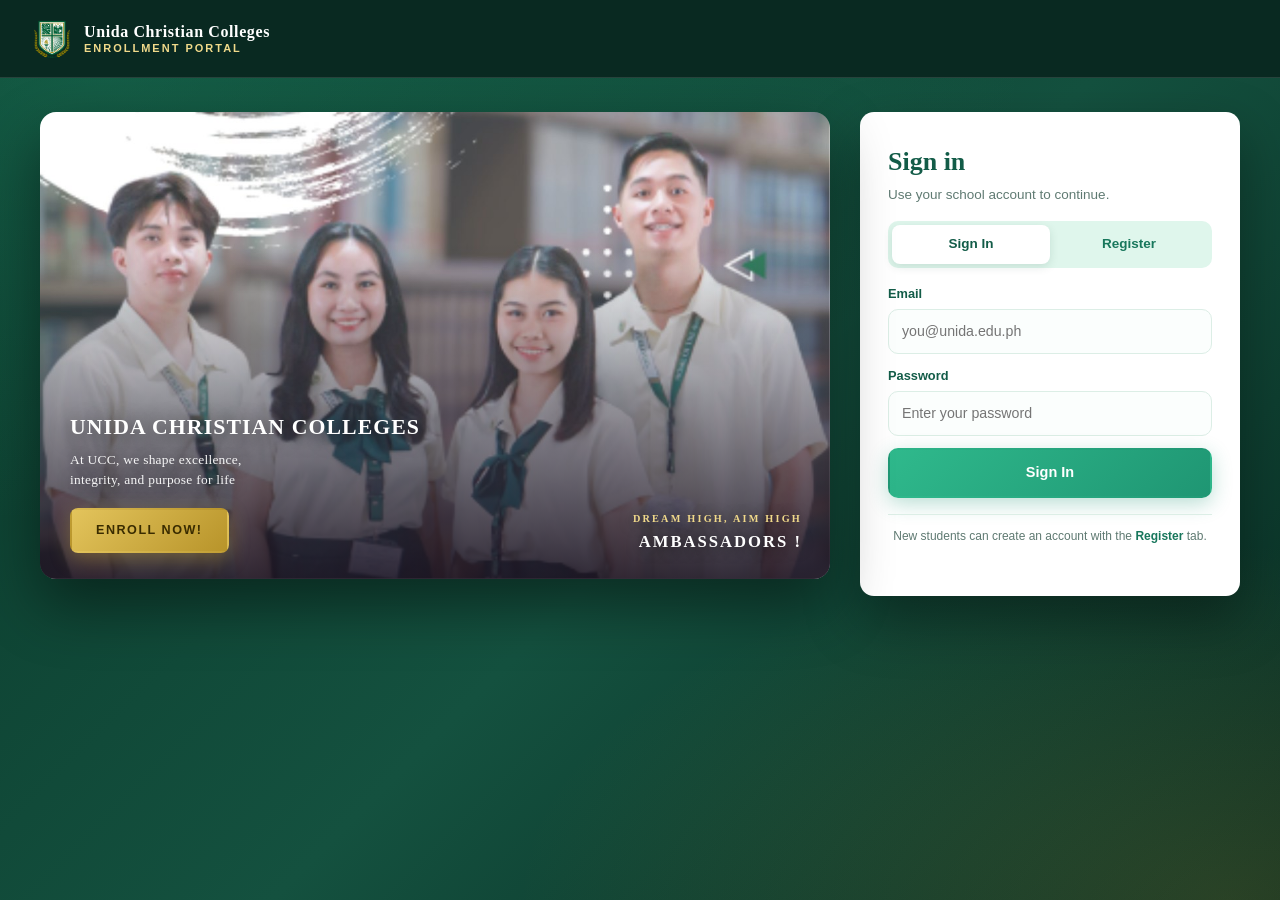
<file: index.html>
<!DOCTYPE html>
<html lang="en">
<head>
<meta charset="UTF-8">
<meta name="viewport" content="width=device-width, initial-scale=1.0">
<title>Unida Christian Colleges</title>
<link rel="icon" type="image/png" href="Images/ucc-logo.png">
<link rel="apple-touch-icon" href="Images/ucc-logo.png">
<link rel="stylesheet" href="styles.css">
</head>
<body>

<nav id="navbar" class="navbar hidden"></nav>
<section id="authPage" class="auth-wrap"></section>
<main id="pageWrap" class="page-wrap hidden"></main>

<div id="toastRoot" class="toast-root"></div>

<script type="module" src="js/main.js"></script>
</body>
</html>
</file>
<file: styles.css>
/* =========================================================
   UNIDA CHRISTIAN COLLEGES — Theme & Global Styles
   ========================================================= */

* { 
  box-sizing: border-box; 
  margin: 0; 
  padding: 0; 
}

html, body { 
  height: 100%; 
  width: 100%;
  margin: 0;
  padding: 0;
  overflow-x: hidden; 
  /* Portal canvas: a step deeper than the white cards so panels stand out */
  background-color: var(--mint-100);
  font-family: var(--sans); 
  color: var(--ink); 
  -webkit-font-smoothing: antialiased; 
  line-height: 1.5; 
}

:root {
  --mint-50: #f2fbf7; --mint-100: #dff6ec; --mint-200: #bfeeda; --mint-300: #93e0c3;
  --mint-400: #5ccfa6; --mint-500: #2fb98c; --mint-600: #1f9673; --mint-700: #18775c;
  --mint-800: #135c48; --mint-900: #0d3f31;
  --gold-100: #fdf6e3; --gold-200: #f8e9b8; --gold-300: #f0d98a; --gold-400: #e3c45c;
  --gold-500: #d4af37; --gold-600: #b8942a;
  --ink: #0f2e25; --muted: #5f7a72; --line: #dceee6; --white: #ffffff;
  --danger: #d9534f; --ok: #1f9673;
  --radius: 14px; --radius-sm: 10px;
  --shadow: 0 10px 30px rgba(16, 66, 52, .08);
  --shadow-lg: 0 26px 60px rgba(0, 0, 0, .28);
  --serif: Georgia, "Times New Roman", serif;
  --sans: "Segoe UI", -apple-system, BlinkMacSystemFont, "Helvetica Neue", Arial, sans-serif;
}

button, input, select, textarea { font: inherit; color: inherit; }
button { cursor: pointer; border: none; background: none; }
a { color: var(--mint-600); text-decoration: none; }
.hidden { display: none !important; }

/* =========================================================
   NAVBAR
   ========================================================= */
.navbar { background: linear-gradient(120deg, var(--mint-900), var(--mint-800)); color: #fff; padding: 0 34px; height: 74px; display: flex; align-items: center; justify-content: space-between; gap: 20px; position: sticky; top: 0; z-index: 50; box-shadow: 0 4px 20px rgba(0, 0, 0, .18); }
.nav-brand { display: flex; align-items: center; gap: 12px; }
.nav-brand-logo { height: 42px; width: auto; display: block; }
.nav-brand-text { display: flex; flex-direction: column; line-height: 1.05; }
.nav-brand-text .b1 { font-family: var(--serif); font-size: 18px; font-weight: 700; letter-spacing: 1.2px; }
.nav-brand-text .b2 { font-family: var(--serif); font-size: 11.5px; letter-spacing: 1.6px; color: #d6e8de; }
.nav-links { display: flex; gap: 4px; flex: 1; justify-content: center; }
.nav-link { color: #d6e8de; font-size: 14.5px; font-weight: 500; padding: 9px 18px; border-radius: 8px; position: relative; transition: .2s; white-space: nowrap; }
.nav-link:hover { color: #fff; background: rgba(255,255,255,.08); }
.nav-session { display: flex; align-items: center; gap: 16px; flex-shrink: 0; }
.nav-session-name { font-size: 14px; font-weight: 600; color: #fff; white-space: nowrap; }
.nav-logout { color: #fff; border-color: rgba(255,255,255,.4); }
.nav-logout:hover { background: rgba(255,255,255,.14); color: #fff; }

/* =========================================================
   BUTTONS & FORMS
   ========================================================= */
.btn { display: inline-flex; align-items: center; justify-content: center; gap: 8px; padding: 12px 24px; border-radius: var(--radius-sm); font-weight: 700; font-size: 14.5px; transition: .22s; border: 2px solid transparent; white-space: nowrap; }
.btn-primary { background: linear-gradient(135deg, var(--mint-500), var(--mint-600)); color: #fff; box-shadow: 0 6px 20px rgba(31,150,115,.30); }
.btn-primary:hover { transform: translateY(-2px); box-shadow: 0 10px 26px rgba(31,150,115,.38); }
.btn-gold { background: linear-gradient(135deg, var(--gold-400), var(--gold-600)); color: #3a2c00; box-shadow: 0 6px 20px rgba(212,175,55,.35); }
.btn-gold:hover { transform: translateY(-2px); }
.btn-ghost { background: transparent; border-color: var(--line); color: var(--mint-800); }
.btn-ghost:hover { background: var(--mint-100); }
.btn-outline { background: transparent; border-color: var(--mint-700); color: var(--mint-700); }
.btn-outline:hover { background: var(--mint-700); color: #fff; }
.btn-danger { background: #fdeceb; color: var(--danger); border-color: #f7cfcd; }
.btn-danger:hover { background: #fbdcdb; }
.btn-sm { padding: 7px 14px; font-size: 12.6px; }
.btn-block { width: 100%; }
.btn:disabled { opacity: .5; cursor: not-allowed; transform: none !important; }

.field { display: grid; gap: 6px; margin-bottom: 14px; }
.field label { font-size: 12.8px; font-weight: 700; color: var(--mint-800); }
/* Text fields only: this rule must not stretch the checkboxes and search box
   of the program picker, which can sit inside a .field label wrapper. */
.field input:not([type="checkbox"]):not([type="search"]), .field select { width: 100%; padding: 11px 13px; border: 1.5px solid var(--line); border-radius: var(--radius-sm); background: #fbfefd; font-size: 14.2px; transition: .16s; }
.field input:not([type="checkbox"]):not([type="search"]):focus, .field select:focus { outline: none; border-color: var(--mint-400); background: #fff; box-shadow: 0 0 0 4px rgba(47,185,140,.14); }
.field-row { display: grid; grid-template-columns: 1fr 1fr; gap: 12px; }

/* =========================================================
   AUTH PAGE
   ========================================================= */
.auth-wrap { display: flex; flex-direction: column; min-height: 100vh; height: 100%; max-height: 100vh; overflow-y: auto; padding: 0; background: #0d3f31; }

/* Top navigation bar with the school logo */
.auth-topbar { height: 78px; background: rgba(9, 40, 32, .94); display: flex; align-items: center; justify-content: space-between; gap: 18px; padding: 0 34px; border-bottom: 1px solid rgba(255,255,255,.12); position: relative; z-index: 2; }
.auth-topbar-brand { display: flex; align-items: center; gap: 14px; }
.auth-logo { height: 48px; width: auto; display: block; }
.auth-topbar-text { display: flex; flex-direction: column; line-height: 1.2; }
.auth-topbar-text strong { font-family: var(--serif); font-size: 16px; letter-spacing: .6px; color: #fff; }
.auth-topbar-text span { font-size: 11px; letter-spacing: 2px; text-transform: uppercase; color: var(--gold-300); font-weight: 700; }
.auth-topbar-meta { font-size: 11.5px; letter-spacing: 1.2px; text-transform: uppercase; color: rgba(255,255,255,.7); }

/* Deep green canvas; the campus photo is a framed element beside the form */
.auth-hero { flex: 1 0 auto; display: flex; flex-direction: column; justify-content: center; padding: 34px 40px 18px; position: relative; --panel-h: 484px;
  background:
    radial-gradient(120% 90% at 8% 0%, rgba(47,185,140,.26), rgba(47,185,140,0) 60%),
    radial-gradient(90% 70% at 96% 100%, rgba(212,175,55,.16), rgba(212,175,55,0) 62%),
    linear-gradient(135deg, #0a3a2b 0%, #14513f 52%, #082b21 100%);
}
.auth-hero-inner { flex: 1; display: grid; grid-template-columns: auto minmax(320px, 380px); grid-template-rows: auto auto; justify-content: center; column-gap: 44px; row-gap: 26px; align-items: start; width: 100%; max-width: 1560px; margin: 0 auto; }

/* Photo panel left of the form: as tall as the sign-in window, shown whole,
   with the school copy laid over its lower left like the admissions artwork */
.auth-hero-frame { position: relative; grid-column: 1; grid-row: 1; width: calc(var(--panel-h) * 1.6925); height: var(--panel-h); border-radius: 16px; overflow: hidden; box-shadow: 0 26px 60px rgba(0,0,0,.45); }
.auth-hero-frame::before { content: ""; position: absolute; inset: 0; z-index: 1; pointer-events: none;
  background: linear-gradient(180deg, rgba(16,26,22,0) 28%, rgba(32,24,38,.42) 60%, rgba(24,16,30,.88) 100%); }
.auth-hero-photo { display: block; width: 100%; height: 100%; object-fit: cover; object-position: center; }

/* Headline, tagline and call to action */
.auth-hero-copy { position: absolute; z-index: 2; left: 30px; right: 30px; bottom: 26px; }
.auth-hero-title { font-family: var(--serif); font-size: clamp(19px, 1.7vw, 27px); font-weight: 700; line-height: 1.1; letter-spacing: .05em; text-transform: uppercase; color: #fff; text-shadow: 0 3px 20px rgba(0,0,0,.6); }
.auth-hero-sub { font-family: var(--serif); font-size: clamp(13px, 1.05vw, 17px); line-height: 1.5; letter-spacing: .02em; color: rgba(255,255,255,.94); margin-top: 10px; max-width: 27ch; text-shadow: 0 2px 14px rgba(0,0,0,.55); }
.auth-enroll { margin-top: 18px; padding: 11px 24px; font-size: 12.6px; letter-spacing: 1.5px; text-transform: uppercase; border-radius: 8px; }
/* School motto on the photo's bottom right */
.auth-ambassadors { position: absolute; z-index: 2; right: 28px; bottom: 24px; text-align: right; font-family: var(--serif); text-transform: uppercase; color: var(--gold-300); font-size: clamp(10px, .8vw, 13px); font-weight: 700; letter-spacing: 2.2px; text-shadow: 0 2px 14px rgba(0,0,0,.65); }
.auth-ambassadors strong { display: block; margin-top: 3px; font-size: clamp(15px, 1.3vw, 21px); letter-spacing: 2px; color: #fff; }

.auth-card { grid-column: 2; grid-row: 1; width: 100%; min-height: var(--panel-h); background: #fff; border-radius: 14px; padding: 30px 28px; box-shadow: 0 24px 54px rgba(0,0,0,.36); display: flex; flex-direction: column; gap: 16px; }
.auth-form-head h2 { font-family: var(--serif); font-size: 26px; font-weight: 700; color: var(--mint-800); margin-bottom: 4px; }
.auth-form-head p { font-size: 13.5px; color: var(--muted); }
.auth-tabs { display: flex; background: var(--mint-100); border-radius: 10px; padding: 4px; }
.auth-tab { flex: 1; padding: 9px; border-radius: 8px; font-weight: 700; font-size: 13.5px; color: var(--mint-700); transition: .18s; }
.auth-tab.active { background: #fff; color: var(--mint-800); box-shadow: 0 3px 10px rgba(16,66,52,.12); }
.auth-card .field { margin-bottom: 12px; }
.auth-card .field input { padding: 11px 12px; font-size: 14px; }
.auth-foot { font-size: 12px; color: var(--muted); text-align: center; border-top: 1px solid var(--line); padding-top: 12px; }
.auth-foot strong { color: var(--mint-700); }
.auth-hero-foot { text-align: center; color: rgba(255,255,255,.55); font-size: 11.5px; letter-spacing: .5px; padding-top: 16px; }

/* =========================================================
   STUDENT DASHBOARD & WIZARD
   ========================================================= */
.page-wrap { max-width: 1360px; margin: 0 auto; padding: 28px 34px 80px; }
.college-banner { border-radius: 16px; overflow: hidden; margin-bottom: 26px; display: grid; grid-template-columns: 1fr 1fr; min-height: 220px; box-shadow: var(--shadow); }
.college-banner .banner-text { background: linear-gradient(120deg, var(--mint-800), var(--mint-700)); color: #fff; padding: 38px 42px; display: flex; flex-direction: column; justify-content: center; }
.college-banner .banner-text h2 { font-family: var(--serif); font-size: 32px; letter-spacing: 2px; text-transform: uppercase; font-weight: 700; line-height: 1.1; margin-bottom: 10px; }
.college-banner .banner-text .banner-sub { font-family: var(--serif); font-size: 19px; letter-spacing: 2px; color: var(--gold-400); text-transform: uppercase; font-weight: 700; margin-bottom: 14px; }
.college-banner .banner-text p { font-size: 15.5px; color: #d6e8de; font-family: var(--serif); font-style: italic; }
/* Photo fills the banner; the trailing gradient is the fallback if it is missing */
.college-banner .banner-img { background: linear-gradient(120deg, rgba(13,63,49,.45), rgba(47,185,140,.12)), url("assets/img/student-life.jpg") center/cover no-repeat, linear-gradient(135deg, rgba(47,185,140,.9), rgba(13,63,49,.95)); }

.progress-card { background: #fff; border-radius: 16px; padding: 30px 36px; box-shadow: var(--shadow); margin-bottom: 26px; }
.progress-card h3 { font-size: 21px; font-weight: 700; margin-bottom: 26px; }
.steps { display: grid; grid-template-columns: repeat(5, 1fr); gap: 8px; position: relative; margin-bottom: 26px; }
.steps::before { content: ""; position: absolute; top: 32px; left: 10%; right: 10%; height: 3px; background: var(--line); z-index: 0; }
.step { display: flex; flex-direction: column; align-items: center; text-align: center; gap: 8px; position: relative; z-index: 1; }
.step-circle { width: 64px; height: 64px; border-radius: 50%; background: #c8d2cd; color: #fff; display: grid; place-items: center; font-size: 24px; transition: .3s; }
.step.active .step-circle { background: var(--mint-700); box-shadow: 0 6px 20px rgba(24,119,92,.4); animation: pulse 2s infinite; }
.step.done .step-circle { background: var(--mint-600); }
@keyframes pulse { 0%, 100% { box-shadow: 0 6px 20px rgba(24,119,92,.4); } 50% { box-shadow: 0 6px 30px rgba(24,119,92,.65); } }
.step-num { font-size: 11.5px; font-weight: 700; color: var(--muted); letter-spacing: .8px; }
.step-label { font-size: 12.4px; font-weight: 600; line-height: 1.3; max-width: 120px; }
.step.active .step-label { color: var(--mint-700); font-weight: 700; }

.continue-bar { background: var(--mint-100); border-radius: 14px; padding: 22px 26px; display: flex; align-items: center; gap: 20px; }
.continue-bar .cb-icon { width: 52px; height: 52px; border-radius: 50%; background: var(--mint-700); color: #fff; display: grid; place-items: center; font-size: 24px; }
.continue-bar .cb-text { flex: 1; }
.continue-bar .cb-text h4 { font-size: 16.5px; font-weight: 700; margin-bottom: 3px; }
.continue-bar .cb-text p { font-size: 14px; color: var(--muted); }

/* Wizard Layout */
.apply-layout { display: grid; grid-template-columns: 260px 1fr; gap: 24px; align-items: start; }
.apply-sidebar { background: #fff; border-radius: 16px; padding: 20px 16px; box-shadow: var(--shadow); position: sticky; top: 100px; }
.sidebar-step { display: flex; align-items: center; gap: 12px; padding: 12px 14px; border-radius: 11px; margin-bottom: 4px; cursor: pointer; font-size: 14px; font-weight: 600; color: var(--ink); width: 100%; text-align: left; background: transparent; border: none; transition: 0.2s; }
.sidebar-step:hover { background: var(--mint-50); }
.sidebar-step.active { background: var(--mint-100); color: var(--mint-700); font-weight: 700; }
.sidebar-step .ss-icon { width: 36px; height: 36px; border-radius: 50%; background: #c8d2cd; color: #fff; display: grid; place-items: center; font-size: 16px; transition: 0.2s; }
.sidebar-step.active .ss-icon { background: var(--mint-700); }

.apply-main { background: #fff; border-radius: 16px; padding: 36px 42px; box-shadow: var(--shadow); min-height: 500px; display: flex; flex-direction: column; }
.apply-main h2 { font-family: var(--serif); font-size: 26px; font-weight: 700; margin-bottom: 6px; }
.apply-main .subtitle { font-size: 14.5px; color: var(--muted); margin-bottom: 26px; }
.apply-form-body { flex: 1; }
.apply-footer { display: flex; justify-content: space-between; gap: 14px; padding-top: 24px; margin-top: 24px; border-top: 1px solid var(--line); }

.edu-block { background: var(--mint-100); border-radius: 12px; padding: 18px 20px; margin-bottom: 14px; }
.edu-block h4 { font-family: var(--serif); font-size: 15px; font-weight: 700; color: var(--mint-800); margin-bottom: 12px; }

.doc-choices { display: grid; grid-template-columns: 1fr 1fr; gap: 20px; }
.doc-choice { border: 1.5px solid var(--line); border-radius: 14px; padding: 28px 24px; text-align: center; transition: .3s; cursor: pointer; background: #fff; display: flex; flex-direction: column; align-items: center; gap: 12px; }
.doc-choice:hover { border-color: var(--mint-500); transform: translateY(-4px); box-shadow: 0 12px 30px rgba(16,66,52,.12); }
.doc-choice.featured { background: var(--mint-100); border-color: var(--mint-200); }
.doc-choice h3 { font-family: var(--serif); font-size: 20px; color: var(--mint-800); }
.doc-choice p { font-size: 13.5px; color: var(--muted); max-width: 240px; }

.upload-row { border: 1.5px solid var(--line); border-radius: 12px; padding: 18px 22px; margin-bottom: 14px; display: flex; align-items: center; justify-content: space-between; gap: 16px; background: #fff; }
.upload-row .ur-text h4 { font-size: 16px; font-weight: 700; margin-bottom: 3px; }
.upload-row .ur-text p { font-size: 13px; color: var(--muted); }
.upload-row input[type="file"] { display: none; }
.file-btn { display: inline-flex; align-items: center; gap: 8px; border: 1.5px solid var(--mint-700); color: var(--mint-700); padding: 8px 16px; border-radius: 8px; font-size: 13px; font-weight: 600; cursor: pointer; background: #fff; transition: .2s; }
.file-btn:hover { background: var(--mint-700); color: #fff; }

.certify { background: var(--mint-100); border-radius: 12px; padding: 16px 20px; display: flex; align-items: flex-start; gap: 14px; cursor: pointer; border: 1.5px solid transparent; transition: .2s; }
.certify.checked { border-color: var(--mint-500); }
.certify input { display: none; }
.certify .check-box { width: 26px; height: 26px; border: 2px solid var(--mint-500); border-radius: 6px; flex-shrink: 0; display: grid; place-items: center; color: #fff; font-size: 16px; background: #fff; transition: .2s; }
.certify.checked .check-box { background: var(--mint-700); border-color: var(--mint-700); }
.certify .cert-text { font-size: 14px; line-height: 1.5; font-weight: 500; }

/* =========================================================
   ROLE SHELL (ADMIN / FACULTY / ACCOUNTING / REGISTRAR)
   ========================================================= */

/* This overrides the student page-wrap constraints */
.role-page-wrap {
  max-width: 100% !important;
  width: 100% !important;
  padding: 0 !important;
  margin: 0 !important;
  background: var(--mint-100);
}

.role-shell { 
  display: grid; 
  grid-template-columns: 260px minmax(0, 1fr); 
  min-height: 100vh; 
  width: 100%; 
  margin: 0; 
  padding: 0;
  position: absolute; 
  top: 0;
  left: 0;
}

.role-sidebar { 
  background: linear-gradient(180deg, var(--mint-900), var(--mint-800)); 
  color: #d6e8de; 
  padding: 20px 14px; 
  display: flex; 
  flex-direction: column; 
  gap: 16px; 
  position: sticky; 
  top: 0; 
  height: 100vh; 
  min-width: 0;
  overflow-y: auto;
  border-right: 1px solid rgba(0,0,0,0.1);
}

.role-side-brand { display: flex; align-items: center; gap: 12px; padding: 0 4px; margin-bottom: 10px; }
.role-nav-toggle { display: none; }
.role-side-brand strong { color: #fff; font-size: 14px; display: block; }
.role-side-brand span { color: var(--gold-300); font-size: 11.5px; }
.role-nav { display: flex; flex-direction: column; gap: 4px; }
.role-nav-item { display: flex; align-items: center; gap: 11px; padding: 10px 12px; border-radius: 10px; color: #c8ecdf; font-size: 13.5px; font-weight: 600; text-align: left; width: 100%; transition: .16s; }
.role-nav-item:hover { background: rgba(255,255,255,.09); color: #fff; }
.role-nav-item.active { background: linear-gradient(135deg, var(--gold-400), var(--gold-600)); color: #33270a; }
.role-nav-item .rni { font-size: 15px; width: 20px; text-align: center; }
.role-side-foot { margin-top: auto; flex-shrink: 0; padding-top: 6px; }
.role-side-foot button { width: 100%; padding: 9px 14px; border-radius: 10px; border: 1.5px solid rgba(255,255,255,.22); color: #d6f5e8; background: transparent; font-weight: 700; font-size: 13px; transition: .18s; }
.role-side-foot button:hover { background: rgba(255,255,255,.1); }

.role-main { 
  display: flex; 
  flex-direction: column; 
  background: var(--mint-100); 
  width: 100%; 
  min-width: 0;
  overflow-y: auto;
  height: 100vh;
}

.role-topbar { 
  background: #fff; 
  border-bottom: 1px solid var(--line); 
  padding: 16px 30px; 
  display: flex; 
  align-items: center; 
  justify-content: space-between; 
  position: sticky; 
  top: 0; 
  z-index: 20; 
  box-shadow: 0 2px 10px rgba(0,0,0,0.02);
}

.role-topbar h1 { font-size: 19px; font-weight: 800; color: var(--mint-800); }
.role-topbar .rt-sub { font-size: 12.5px; color: var(--muted); }
.role-topbar .rt-user { display: flex; align-items: center; gap: 12px; }
.role-topbar .rt-avatar { width: 40px; height: 40px; border-radius: 12px; background: linear-gradient(135deg, var(--mint-400), var(--mint-700)); color: #fff; display: grid; place-items: center; font-weight: 800; font-size: 13.5px; }
.role-topbar .rt-who { text-align: right; line-height: 1.25; }
.role-topbar .rt-who strong { display: block; font-size: 13.5px; }
.role-topbar .rt-who span { font-size: 11.5px; color: var(--muted); text-transform: capitalize; }
.role-content { padding: 26px 30px 80px; flex: 1; }

/* Shared Role Primitives */
.rp-grid-4 { display: grid; grid-template-columns: repeat(4, minmax(0,1fr)); gap: 14px; margin-bottom: 20px; }
.rp-grid-2 { display: grid; grid-template-columns: repeat(2, minmax(0,1fr)); gap: 14px; }
.rp-card { background: #fff; border: 1px solid var(--line); border-radius: var(--radius); padding: 16px 18px; box-shadow: var(--shadow); }

/* User Manual */
.manual-hero { margin-bottom: 16px; background: var(--mint-50); }
.manual-intro { font-size: 13.5px; line-height: 1.65; color: var(--mint-800); margin-bottom: 14px; }
.manual-quick { border-top: 1px dashed var(--mint-200); padding-top: 12px; font-size: 13.5px; color: var(--mint-800); }
.manual-grid { display: grid; grid-template-columns: repeat(2, minmax(0, 1fr)); gap: 14px; margin-bottom: 16px; }
.manual-grid .manual-sec { margin-bottom: 0; }
.manual-sec h3 { font-size: 15px; font-weight: 800; color: var(--mint-800); }
.manual-steps, .manual-notes { margin: 10px 0 0 18px; padding: 0; display: flex; flex-direction: column; gap: 8px; font-size: 13.2px; line-height: 1.6; color: #3d4a44; }
.manual-tip { margin-top: 12px; padding: 10px 14px; border-left: 3px solid var(--gold-400); background: var(--gold-100); border-radius: 6px; font-size: 12.8px; line-height: 1.55; color: #6b5200; }
@media (max-width: 1100px) { .manual-grid { grid-template-columns: 1fr; } }
.rp-card-head { display: flex; align-items: center; justify-content: space-between; gap: 12px; margin-bottom: 12px; flex-wrap: wrap; }
.rp-card-head h3 { font-size: 15px; font-weight: 800; color: var(--mint-800); }
.rp-card-head .rp-hint { font-size: 12.2px; color: var(--muted); }

.rp-stat { display: flex; align-items: flex-start; gap: 12px; }
.rp-stat .ic { width: 42px; height: 42px; border-radius: 12px; display: grid; place-items: center; font-size: 11.5px; font-weight: 800; letter-spacing: .6px; background: var(--mint-100); color: var(--mint-700); }
.rp-stat.gold .ic { background: var(--gold-100); color: var(--gold-600); }
.rp-stat .val { font-size: 24px; font-weight: 800; line-height: 1.1; color: var(--mint-800); }
.rp-stat .lbl { font-size: 12.4px; color: var(--muted); font-weight: 600; }
.rp-stat .sub { font-size: 11.6px; color: var(--muted); margin-top: 2px; }

.rp-table-wrap { overflow-x: auto; border-radius: var(--radius); border: 1px solid var(--line); background: #fff; }
.rp-table { width: 100%; border-collapse: collapse; font-size: 13.4px; min-width: 620px; }
.rp-table thead th { background: var(--mint-100); color: var(--mint-800); text-align: left; font-size: 11.6px; letter-spacing: .7px; text-transform: uppercase; padding: 11px 14px; font-weight: 800; white-space: nowrap; border-bottom: 1px solid var(--line); }
.rp-table tbody td { padding: 11px 14px; border-bottom: 1px solid #eef7f3; vertical-align: middle; }
.rp-table tbody tr:last-child td { border-bottom: none; }
.rp-table tbody tr:hover { background: var(--mint-50); }

.rp-badge { display: inline-flex; align-items: center; gap: 5px; padding: 4px 10px; border-radius: 999px; font-size: 11.3px; font-weight: 800; white-space: nowrap; }
.rp-badge.green { background: var(--mint-100); color: var(--mint-700); }
.rp-badge.gold  { background: var(--gold-100); color: var(--gold-600); }
.rp-badge.red   { background: #fdeceb; color: var(--danger); }
.rp-badge.grey  { background: #eef1f0; color: #64756f; }

.rp-toolbar { display: flex; gap: 10px; flex-wrap: wrap; align-items: center; margin-bottom: 16px; }
.rp-toolbar .grow { flex: 1; min-width: 180px; }
.rp-input { padding: 9px 12px; border: 1.5px solid var(--line); border-radius: var(--radius-sm); background: #fff; font-size: 13.4px; width: 100%; }
.rp-input:focus { outline: none; border-color: var(--mint-400); box-shadow: 0 0 0 4px rgba(47,185,140,.12); }

.rp-btn { display: inline-flex; align-items: center; gap: 8px; padding: 9px 16px; border-radius: var(--radius-sm); font-weight: 700; font-size: 13.4px; transition: .2s; border: 1.5px solid transparent; white-space: nowrap; }
.rp-btn-primary { background: linear-gradient(135deg, var(--mint-500), var(--mint-600)); color: #fff; box-shadow: 0 6px 18px rgba(31,150,115,.28); }
.rp-btn-primary:hover { transform: translateY(-1px); }
.rp-btn-ghost { background: transparent; border-color: var(--line); color: var(--mint-700); }
.rp-btn-ghost:hover { background: var(--mint-100); }
.rp-btn-danger { background: #fdeceb; color: var(--danger); border-color: #f7cfcd; }
.rp-btn-danger:hover { background: #fbdcdb; }
.rp-btn-sm { padding: 6px 11px; font-size: 12.4px; border-radius: 8px; }
/* A disabled Complete / Accept button must read as unavailable at a glance. */
.rp-btn:disabled { opacity: .45; cursor: not-allowed; transform: none !important; box-shadow: none; }
.rp-btn-ghost:disabled:hover { background: transparent; }

/* Accept Student sits on the left of the manage-student window footer, on
   every tab, with the reason it is unavailable beside it. */
.rp-modal-foot .rp-accept { margin-right: auto; display: flex; align-items: center; gap: 10px; flex-wrap: wrap; min-width: 0; }
.rp-modal-foot .rp-accept .rp-hint { font-size: 11.8px; max-width: 520px; }
.reg-record-form .rp-card .field { margin-bottom: 12px; }

.rp-empty { text-align: center; padding: 40px 20px; color: var(--muted); font-size: 13.6px; }
.rp-empty .big { font-size: 32px; display: block; margin-bottom: 8px; opacity: .55; }
.rp-notice { display: flex; gap: 10px; padding: 12px 14px; border-radius: var(--radius-sm); font-size: 13px; line-height: 1.55; border: 1px solid; margin-bottom: 16px; }
.rp-notice.mint { background: var(--mint-100); border-color: var(--mint-200); color: var(--mint-800); }
.rp-notice.gold { background: var(--gold-100); border-color: var(--gold-200); color: #6b5200; }
.rp-notice.info { background: #eef4ff; border-color: #d5e3ff; color: #1c4b96; }

/* Tabs inside the Registrar manage-student window */
.rp-tabs { display: flex; gap: 6px; border-bottom: 1px solid var(--line); margin-bottom: 18px; flex-wrap: wrap; }
.rp-tab { padding: 9px 15px; border-radius: 9px 9px 0 0; font-size: 13px; font-weight: 700; color: var(--muted); border: 1px solid transparent; border-bottom: none; }
.rp-tab:hover { color: var(--mint-700); background: var(--mint-50); }
.rp-tab.active { color: var(--mint-800); background: #fff; border-color: var(--line); box-shadow: inset 0 -2px 0 var(--mint-500); }
.rp-pane { display: none; }
.rp-pane.active { display: block; }

/* Consent: the registration checkbox, its blue policy link and the policy window */
.consent-agree { display: flex; align-items: flex-start; gap: 10px; margin: 4px 0 14px; }
.consent-agree input[type="checkbox"] { width: 16px; height: 16px; min-width: 16px; margin: 3px 0 0; accent-color: var(--mint-600); cursor: pointer; }
.consent-agree-text { font-size: 12.8px; line-height: 1.55; color: var(--muted); cursor: pointer; }
.consent-link { padding: 0; border: 0; background: none; font: inherit; font-weight: 700; color: #1558d6; text-decoration: underline; cursor: pointer; }
.consent-link:hover { color: #0f3f9e; }
.consent-gate-foot { flex-direction: row-reverse; justify-content: flex-start; }
.consent-doc h4 { font-size: 13.5px; font-weight: 800; color: var(--mint-800); margin: 18px 0 6px; }
.consent-doc h4:first-of-type { margin-top: 0; }
.consent-doc p, .consent-doc li { font-size: 13.4px; line-height: 1.65; color: #3d514b; }
.consent-doc ul { margin: 6px 0 0 18px; display: grid; gap: 4px; }
.consent-doc .consent-meta { font-size: 12px; font-weight: 700; color: var(--muted); background: var(--mint-50); border: 1px solid var(--line); border-radius: var(--radius-sm); padding: 8px 12px; margin-bottom: 14px; }

/* Modal & Toast */
.rp-modal-backdrop { position: fixed; inset: 0; background: rgba(13, 63, 49, .55); backdrop-filter: blur(3px); display: grid; place-items: center; padding: 22px; z-index: 100; }
.rp-modal { background: #fff; border-radius: 18px; width: min(600px, 100%); max-height: 88vh; display: flex; flex-direction: column; box-shadow: var(--shadow-lg); overflow: hidden; }
.rp-modal.wide { width: min(900px, 100%); }
.rp-modal-head { padding: 16px 22px; border-bottom: 1px solid var(--line); display: flex; align-items: center; justify-content: space-between; background: linear-gradient(135deg, var(--mint-100), #fff); }
.rp-modal-head h3 { font-size: 16px; font-weight: 800; color: var(--mint-800); }
.rp-modal-body { padding: 20px 22px; overflow-y: auto; }
.rp-modal-foot { padding: 14px 22px; border-top: 1px solid var(--line); display: flex; justify-content: flex-end; gap: 10px; background: var(--mint-50); }

.toast-root { position: fixed; right: 20px; bottom: 20px; display: flex; flex-direction: column; gap: 10px; z-index: 200; }
.toast { background: #10362b; color: #eafff6; padding: 12px 16px; border-radius: 12px; font-size: 13.2px; font-weight: 600; box-shadow: 0 14px 34px rgba(0,0,0,.3); border-left: 4px solid var(--mint-400); max-width: 340px; animation: toastIn .22s ease; }
.toast-error { border-left-color: var(--danger); }
.toast.out { opacity: 0; transform: translateX(20px); transition: .3s; }
@keyframes toastIn { from { opacity: 0; transform: translateX(24px) } to { opacity: 1; transform: none } }

/* =========================================================
   VISUAL TIMETABLE GRAPH
   ========================================================= */
.timetable {
  display: grid;
  grid-template-columns: 55px repeat(6, 1fr);
  grid-auto-rows: 30px;
  border: 1px solid var(--line);
  border-radius: 10px;
  overflow: hidden;
  background: #fff;
  font-family: var(--sans);
  min-width: 600px;
}

.tt-header {
  background: var(--mint-100);
  padding: 10px 4px;
  text-align: center;
  font-weight: 800;
  font-size: 13px;
  color: var(--mint-800);
  border-bottom: 2px solid var(--mint-300);
  border-right: 1px solid var(--mint-200);
  position: sticky;
  top: 0;
  z-index: 20;
}

.tt-time {
  background: var(--mint-50);
  padding: 2px 6px;
  text-align: right;
  font-size: 11px;
  font-weight: 700;
  color: var(--mint-700);
  border-right: 1px solid var(--mint-200);
  border-bottom: 1px dashed var(--mint-200);
  display: flex;
  align-items: flex-start;
  justify-content: flex-end;
}

.tt-cell {
  border-right: 1px solid var(--line);
  border-bottom: 1px dashed var(--line);
}

.tt-block {
  margin: 2px;
  padding: 4px 6px;
  border-radius: 6px;
  color: #fff;
  overflow: hidden;
  display: flex;
  flex-direction: column;
  justify-content: center;
  box-shadow: 0 2px 6px rgba(0,0,0,0.15);
  z-index: 10;
  transition: transform 0.2s;
  border: 1px solid rgba(255,255,255,0.2);
}

.tt-block:hover {
  transform: scale(1.05);
  z-index: 15;
}

.tt-code {
  font-weight: 800;
  font-size: 13px;
  line-height: 1.2;
  margin-bottom: 2px;
  text-shadow: 0 1px 2px rgba(0,0,0,0.2);
}

.tt-title {
  font-size: 10.5px;
  font-weight: 600;
  opacity: 0.95;
  line-height: 1.2;
  display: -webkit-box;
  -webkit-line-clamp: 2;
  -webkit-box-orient: vertical;
  overflow: hidden;
}

/* --- IMPROVED SCHEDULE HEADER --- */
.schedule-header-card {
  background: linear-gradient(135deg, var(--mint-800), var(--mint-600));
  border-radius: 16px;
  padding: 24px 30px;
  color: #fff;
  margin-bottom: 24px;
  display: flex;
  justify-content: space-between;
  align-items: center;
  flex-wrap: wrap;
  gap: 20px;
  box-shadow: 0 10px 30px rgba(16, 66, 52, 0.15);
}
.schedule-header-card h2 {
  margin: 0;
  font-size: 24px;
  font-family: var(--serif);
  letter-spacing: 1px;
}
.schedule-info-grid {
  display: flex;
  gap: 16px;
  flex-wrap: wrap;
}
.schedule-info-item {
  background: rgba(255,255,255,0.15);
  border-radius: 10px;
  padding: 10px 16px;
  display: flex;
  flex-direction: column;
  min-width: 110px;
}
.schedule-info-item span {
  font-size: 11px;
  text-transform: uppercase;
  letter-spacing: 1px;
  opacity: 0.8;
  margin-bottom: 4px;
}
.schedule-info-item strong {
  font-size: 16px;
  font-weight: 800;
  color: var(--gold-300);
}

/* Tablets: the photo keeps the left column, the form sits beside it */
@media (max-width: 1350px) {
  .auth-hero-inner { grid-template-columns: minmax(0, 1fr) minmax(300px, 380px); column-gap: 30px; row-gap: 22px; }
  .auth-hero-frame { width: 100%; height: auto; }
  .auth-hero-photo { height: auto; }
}

/* Responsive */
@media (max-width: 900px) {
  .auth-card { grid-column: 1; grid-row: 2; width: 100%; min-height: 0; padding: 24px 20px; }
  .auth-hero { padding: 26px 16px 18px; }
  .auth-hero-inner { grid-template-columns: 1fr; gap: 22px; align-items: start; }
  /* On phones the copy moves above the photo so it stays readable */
  .auth-hero-frame { grid-column: 1; grid-row: 1; width: 100%; height: auto; display: flex; flex-direction: column; gap: 18px; border-radius: 0; overflow: visible; box-shadow: none; }
  .auth-hero-frame::before { display: none; }
  .auth-hero-photo { border-radius: 14px; box-shadow: 0 18px 40px rgba(0,0,0,.35); }
  .auth-hero-copy { position: static; order: -1; }
  .auth-hero-title { font-size: 26px; }
  .auth-hero-sub { font-size: 15px; max-width: 100%; }
  .auth-enroll { margin-top: 18px; }
  .auth-ambassadors { position: static; padding-right: 2px; }
  .auth-ambassadors strong { font-size: 19px; }
  .auth-topbar { height: auto; padding: 12px 16px; flex-wrap: wrap; }
  .auth-logo { height: 38px; }
  .auth-topbar-meta { display: none; }
  .navbar { padding: 12px 16px; height: auto; flex-wrap: wrap; }
  .nav-links { order: 3; flex: 1 1 100%; width: 100%; overflow-x: auto; justify-content: flex-start; margin-top: 8px; padding-bottom: 4px; scrollbar-width: none; }
  .nav-links::-webkit-scrollbar { display: none; }
  .college-banner { grid-template-columns: 1fr; }
  .apply-layout { grid-template-columns: 1fr; }
  .apply-sidebar { position: static; display: flex; overflow-x: auto; padding: 10px; }
  .sidebar-step { white-space: nowrap; width: auto; padding: 8px 12px; margin-bottom: 0; margin-right: 4px; }
  .apply-main { padding: 26px 22px; }
  .doc-choices { grid-template-columns: 1fr; }
  .role-shell { grid-template-columns: minmax(0, 1fr); position: static; width: 100%; min-height: 100vh; }
  .role-sidebar { position: static; height: auto; padding: 14px; flex-direction: row; align-items: center; flex-wrap: wrap; gap: 10px 12px; overflow: visible; }
  .role-side-brand { margin-bottom: 0; min-width: 0; }
  .role-nav-toggle { display: inline-flex; align-items: center; justify-content: center; width: 38px; height: 38px; flex-shrink: 0; margin-left: auto; border-radius: 10px; border: 1.5px solid rgba(255,255,255,.28); background: rgba(255,255,255,.08); color: #fff; font-size: 15px; line-height: 1; }
  .role-nav-toggle:hover { background: rgba(255,255,255,.18); }
  .role-nav { display: none; flex: 1 1 100%; order: 3; flex-direction: row; flex-wrap: wrap; gap: 6px; overflow: visible; min-width: 0; padding-bottom: 2px; }
  .role-sidebar.nav-open .role-nav { display: flex; }
  .role-nav-group { width: 100%; padding: 8px 2px 0; }
  .role-nav-item { width: auto; flex: 1 1 auto; justify-content: center; white-space: nowrap; border: 1px solid rgba(255,255,255,.14); padding: 9px 12px; }
  .role-nav-item.active { border-color: transparent; }
  .role-side-foot { margin-top: 0; margin-left: 0; order: 2; padding-top: 0; }
  .role-side-foot button { width: auto; }
  .role-main { height: auto; min-height: 0; overflow-y: visible; }
  .role-content { padding: 18px 14px 60px; }
  .role-topbar { padding: 14px 16px; }
  .rp-grid-4, .rp-grid-2 { grid-template-columns: 1fr; }
  .field-row { grid-template-columns: 1fr; }
}

/* =========================================================
   PREREQUISITE SEQUENCES, REPORTS & ADMIN NAV GROUPS
   ========================================================= */

/* Sidebar section labels (Admin portal) */
.role-nav-group { font-size: 9.8px; letter-spacing: 1.5px; text-transform: uppercase; color: rgba(255,255,255,.45); font-weight: 800; padding: 14px 12px 4px; }

/* Ordered sequence editor in the Registrar prerequisite window */
.prereq-list { border: 1px solid var(--line); border-radius: 10px; padding: 8px; max-height: 290px; overflow-y: auto; background: var(--mint-50); }
.prereq-item { display: flex; align-items: center; gap: 10px; background: #fff; border: 1px solid var(--line); border-radius: 10px; padding: 8px 10px; margin-bottom: 8px; cursor: grab; box-shadow: 0 1px 3px rgba(16,66,52,.06); }
.prereq-item:last-child { margin-bottom: 0; }
.prereq-item:active { cursor: grabbing; }
.prereq-step { width: 22px; height: 22px; flex-shrink: 0; border-radius: 50%; background: var(--mint-100); color: var(--mint-700); font-size: 11.5px; font-weight: 800; display: grid; place-items: center; }
.prereq-item-text { flex: 1; min-width: 0; }
.prereq-code { font-size: 13px; font-weight: 700; color: var(--mint-800); }
.prereq-item-actions { display: flex; gap: 4px; }
.prereq-item-actions .rp-btn { padding: 4px 8px; line-height: 1; }
.prereq-item-actions .rp-btn:disabled { opacity: .32; cursor: not-allowed; transform: none; }
.chain-arrow { color: var(--muted); font-weight: 700; margin: 0 2px; }

/* Pending list rows that break a sequence */
.prereq-row { display: flex; justify-content: space-between; align-items: center; padding: 10px 0; border-bottom: 1px solid #eee; }
.prereq-row.invalid { background: #fdeceb; border-radius: 8px; padding: 10px 12px; border-bottom-color: transparent; }
.prereq-error { color: var(--danger); font-size: 12px; font-weight: 700; margin-top: 4px; }
.prereq-error-list { margin: 6px 0 0 18px; padding: 0; color: var(--danger); font-size: 12.6px; }
.prereq-error-list li { margin-bottom: 2px; }
.rp-notice.red { background: #fdeceb; border-color: #f7cfcd; color: #8f2f2c; }

/* Reference document shown beside a student's subjects taken */
.reg-subjects-layout { display: grid; grid-template-columns: minmax(0, 1fr); gap: 18px; align-items: start; }
.reg-subjects-layout.has-doc { grid-template-columns: minmax(0, 1fr) minmax(300px, 0.85fr); }
.reg-subjects-main { min-width: 0; }
.reg-subject-doc { background: #fff; border: 1px solid var(--line); border-radius: var(--radius); padding: 14px; position: sticky; top: 0; }
.reg-doc-preview { border: 1px solid var(--line); border-radius: 10px; overflow: hidden; background: var(--mint-50); height: 420px; }
.reg-doc-preview iframe, .reg-doc-preview img { display: block; width: 100%; height: 100%; border: 0; object-fit: contain; background: #fff; }
.reg-doc-preview-file { display: grid; place-items: center; height: auto; padding: 22px; }
@media (max-width: 860px) {
  .reg-subjects-layout.has-doc { grid-template-columns: minmax(0, 1fr); }
  .reg-subject-doc { position: static; }
  .reg-doc-preview { height: 320px; }
}

/* Dashboard report cards */
.report-card { margin-top: 20px; }
.report-out:not(:empty) { margin-top: 14px; }
.report-head { display: flex; align-items: center; justify-content: space-between; gap: 12px; margin-bottom: 10px; flex-wrap: wrap; }
.report-head strong { font-size: 13.5px; color: var(--mint-800); }
.report-head-actions { display: flex; align-items: center; gap: 10px; }
.rp-mini-grid { display: grid; grid-template-columns: 1fr 1fr; gap: 10px; }
.rp-mini-grid > div { background: var(--mint-50); border: 1px solid var(--line); border-radius: 10px; padding: 10px 12px; display: flex; flex-direction: column; gap: 3px; }
.rp-mini-grid span { font-size: 11.5px; color: var(--muted); font-weight: 600; }
.rp-mini-grid strong { font-size: 15px; color: var(--mint-800); }

@media (max-width: 900px) {
  .rp-mini-grid { grid-template-columns: 1fr; }
}

/* =========================================================
   MOBILE COMPATIBILITY
   ========================================================= */
html { -webkit-text-size-adjust: 100%; text-size-adjust: 100%; }
img, svg, iframe, video, canvas { max-width: 100%; }
.rp-table-wrap, .receipt-scroll { -webkit-overflow-scrolling: touch; }

/* Wide registration receipt scrolls sideways instead of stretching the page */
.receipt-scroll { overflow-x: auto; }
.receipt-scroll table { min-width: 520px; }

@media (max-width: 900px) {
  /* Grid and flex children must be allowed to shrink inside their track */
  .rp-card, .rp-grid-2 > *, .rp-grid-4 > *,
  .role-main, .role-content, .reg-subjects-layout > * { min-width: 0; }

  /* Inline grid templates (three-up name fields, document choices) stack too */
  .field-row, .doc-choices { grid-template-columns: minmax(0, 1fr) !important; }

  .page-wrap { padding: 20px 16px 60px; }
  .college-banner .banner-text { padding: 26px 22px; }
  .college-banner .banner-text h2 { font-size: 26px; }
  .college-banner .banner-text .banner-sub { font-size: 16px; }
  .progress-card { padding: 22px 16px !important; }

  /* Wizard progress strip */
  .steps { gap: 4px; }
  .steps::before { top: 22px; left: 6%; right: 6%; }
  .step-circle { width: 44px; height: 44px; font-size: 16px; }
  .step-label { font-size: 10.5px; max-width: none; }
  .step-num { font-size: 9.5px; letter-spacing: .3px; }
  .apply-main { padding: 22px 16px; }
  .apply-footer { flex-wrap: wrap; }
  .apply-footer .btn { flex: 1 1 140px; }
  .upload-row { flex-direction: column; align-items: stretch; gap: 12px; padding: 14px 16px; }
  .upload-row .ur-input { flex-wrap: wrap; }
  .continue-bar { padding: 18px 16px; }

  /* Toolbars: search fields and filters take the full row */
  .rp-toolbar { gap: 8px; }
  .rp-toolbar > div, .rp-toolbar > .grow { flex: 1 1 100%; width: auto !important; min-width: 0; }
  .rp-toolbar form { width: 100%; min-width: 0; }
  .rp-toolbar .rp-input { min-width: 0; flex: 1; }
  .rp-toolbar > .rp-btn { flex: 1 1 100%; justify-content: center; }

  /* Modals at phone width */
  .rp-modal-backdrop { padding: 10px; }
  .rp-modal { max-height: 92vh; max-height: 92dvh; }
  .rp-modal-head, .rp-modal-foot { padding: 12px 14px; }
  .rp-modal-body { padding: 16px 14px; }
  .rp-modal-foot { flex-wrap: wrap; }
  .rp-modal-foot .rp-btn { flex: 1 1 auto; justify-content: center; }

  /* Narrow tables (2-3 columns) can wrap their headers and fit the screen */
  .rp-table thead th { white-space: normal; }
  .rp-table td, .rp-table th { overflow-wrap: anywhere; }

  /* iOS zooms any focused field under 16px */
  .field input, .field select, .field textarea, .rp-input, textarea { font-size: 16px; }

  .prereq-item { gap: 8px; }
  .prereq-row { flex-wrap: wrap; gap: 8px; }

  .schedule-header-card { padding: 18px 16px; }
  .schedule-header-card h2 { font-size: 20px; }
  .schedule-info-item { flex: 1 1 45%; min-width: 0; }
  .timetable { grid-template-columns: 46px repeat(6, minmax(0, 1fr)); }

  .toast-root { left: 12px; right: 12px; bottom: 12px; }
  .toast { max-width: none; }

  .role-topbar { gap: 10px; }
  .role-topbar > div:first-child { min-width: 0; }
  .role-topbar h1 { font-size: 17px; }
  .role-topbar .rt-sub { font-size: 11.5px; }
}

@media (max-width: 560px) {
  .nav-session-name { display: none; }
  .rp-grid-4 { grid-template-columns: repeat(2, minmax(0, 1fr)); }
  .rp-stat > div:last-child { min-width: 0; }
  .rp-stat .val { font-size: 21px; overflow-wrap: anywhere; }
  .navbar { gap: 10px; padding: 10px 14px; }
  .role-topbar .rt-who { display: none; }
  .reg-doc-preview { height: 260px; }
}

/* Data tables become one card per row on phones (labels come from the header row) */
@media (max-width: 700px) {
  .rp-table-wrap:has(.rp-table) { border: none; background: transparent; overflow: visible; max-height: none; }
  .rp-table { min-width: 0; border: none; }
  .rp-table thead { display: none; }
  .rp-table, .rp-table tbody, .rp-table tr, .rp-table td { display: block; width: 100%; }
  .rp-table tr { border: 1px solid var(--line); border-radius: 12px; padding: 12px 14px; margin-bottom: 10px; background: #fff; box-shadow: var(--shadow); }
  .rp-table tbody tr:hover { background: #fff; }
  .rp-table td { border: none; padding: 4px 0; display: flex; align-items: center; justify-content: space-between; gap: 14px; text-align: left !important; }
  .rp-table td:first-child { display: block; padding: 0 0 8px; }
  .rp-table td:first-child::before { display: none; }
  .rp-table td::before { content: attr(data-label); font-size: 10.5px; font-weight: 800; letter-spacing: .7px; text-transform: uppercase; color: var(--muted); }
  .rp-table td:empty { display: none; }
  .rp-table td[colspan] { display: block; text-align: center !important; }
  .rp-table td[colspan]::before { display: none; }
  .rp-table .rp-input { width: auto; min-width: 120px; }
  #regReturnForm { flex-wrap: wrap; }
  #regReturnForm .rp-input, #regReturnForm .rp-btn { flex: 1 1 100%; }
}

@media (max-width: 380px) {
  .rp-grid-4 { grid-template-columns: minmax(0, 1fr); }
  .rp-stat .val { font-size: 22px; }
}

/* =========================================================
   PRINT (registration form, student record, reports)
   ========================================================= */
/* Programs a subject, preset or prerequisite set belongs to.
   One searchable list of chips with a live "Offered to" summary, so ten
   programs never turn into a wall of loose checkboxes. */
.program-picker {
  display: flex;
  flex-direction: column;
  gap: 8px;
  border: 1px solid #e3efe9;
  border-radius: 10px;
  padding: 10px 12px;
  background: #fff;
}

.program-picker-bar {
  display: flex;
  gap: 8px;
  flex-wrap: wrap;
  align-items: center;
}

.program-picker-search {
  flex: 1 1 180px;
  min-width: 0;
  padding: 7px 10px;
  font-size: 12.8px;
}

.program-picker-tools { display: flex; gap: 6px; }

/* One program per row so every name is readable; the list scrolls vertically */
.program-picker-list {
  display: flex;
  flex-direction: column;
  gap: 6px;
  max-height: 220px;
  overflow-y: auto;
  overflow-x: hidden;
  padding: 2px 4px 2px 2px;
}

.program-chip {
  display: flex;
  align-items: center;
  gap: 8px;
  border: 1px solid #e3efe9;
  border-radius: 8px;
  padding: 7px 9px;
  cursor: pointer;
  font-size: 12.4px;
  background: #fbfefc;
  min-width: 0;
}

.program-chip:hover { border-color: var(--mint-500, #4fae8c); }
.program-chip input[type="checkbox"] { width: 15px; height: 15px; min-width: 15px; margin: 0; padding: 0; border: 1px solid #c9ddd4; border-radius: 4px; background: #fff; accent-color: var(--mint-600); flex: 0 0 auto; }
.program-chip:has(input:checked) {
  border-color: var(--mint-500, #4fae8c);
  background: var(--mint-50, #eef8f3);
}
.program-chip.is-general:has(input:checked) {
  border-color: var(--gold-500, #d4a72c);
  background: #fdf6e3;
}

.program-chip-text {
  display: flex;
  flex-direction: column;
  flex: 1 1 auto;
  line-height: 1.25;
  min-width: 0;
}
.program-chip-text strong { font-size: 12.6px; overflow: hidden; text-overflow: ellipsis; white-space: nowrap; }
.program-chip-text small {
  color: var(--muted, #6b7c76);
  font-size: 10.8px;
  overflow: hidden;
  text-overflow: ellipsis;
  white-space: nowrap;
}
.program-chip[hidden] { display: none; }

.program-picker-summary { margin: 0; }
.program-picker-summary strong { color: var(--mint-800, #155f47); }

/* Search box above the manual subject list in Check Students. */
.course-picker { display: flex; flex-direction: column; gap: 8px; }
.course-picker-search { font-size: 12.8px; }
.course-picker .rp-hint { margin: 0; }

/* One maximum-units input per year level in the unit limit window. */
.unit-limit-grid {
  display: grid;
  grid-template-columns: repeat(auto-fill, minmax(140px, 1fr));
  gap: 10px;
}

.unit-limit-field {
  border: 1px solid #e3efe9;
  border-radius: 10px;
  padding: 10px 12px;
  background: #fff;
  display: flex;
  flex-direction: column;
  gap: 6px;
}

.unit-limit-field label { font-size: 12px; font-weight: 700; }

@media (max-width: 520px) {
  .unit-limit-grid { grid-template-columns: 1fr 1fr; }
}

/* The student's third payment option: any amount up to the balance. */
.custom-pay-row {
  display: flex;
  gap: 8px;
  align-items: flex-end;
  flex-wrap: wrap;
  margin-top: 8px;
}
.custom-pay-row .field { flex: 1 1 140px; margin-bottom: 0; }
.custom-pay-row .btn { flex: 0 0 auto; }

@media print {
  @page { margin: 12mm; }

  html, body { background: #fff !important; height: auto; overflow: visible; }
  .navbar, .role-sidebar, .role-topbar, .auth-topbar, .auth-hero-foot,
  .toast-root, .role-nav-toggle, .apply-footer, .rp-toolbar,
  .rp-tabs, .report-head-actions, .btn, .rp-btn, .file-btn { display: none !important; }

  .page-wrap { padding: 0 !important; max-width: none !important; }
  .role-shell { position: static; display: block; min-height: 0; }
  .role-main { height: auto; overflow: visible; background: #fff; }
  .role-content { padding: 0 !important; }

  .rp-card, .progress-card, .college-banner, .schedule-header-card { box-shadow: none !important; }
  .progress-card { padding: 0 !important; max-width: none !important; }
  .rp-card { break-inside: avoid; }

  /* Undo the phone card layout and sideways scrolling */
  .rp-table-wrap, .receipt-scroll {
    overflow: visible !important; max-height: none !important; border: none !important;
  }
  .rp-table { display: table !important; width: 100% !important; min-width: 0 !important; border-collapse: collapse !important; }
  .rp-table thead { display: table-header-group !important; }
  .rp-table tbody { display: table-row-group !important; }
  .rp-table tr { display: table-row !important; border: none !important; padding: 0 !important; margin: 0 !important; box-shadow: none !important; background: #fff !important; }
  .rp-table th, .rp-table td, .rp-table td:first-child {
    display: table-cell !important; border: 1px solid #b9c9c2 !important; padding: 5px 6px !important; text-align: left !important;
  }
  .rp-table td::before { display: none !important; }
  .rp-badge { border: 1px solid #b9c9c2; }

  .receipt-scroll table { min-width: 0 !important; }
  .reg-subject-doc { position: static !important; break-inside: avoid; }
  .reg-doc-preview { height: 240px; }
  .timetable { min-width: 0 !important; }
  .tt-block { box-shadow: none !important; }
  .rp-notice { break-inside: avoid; }
}
</file>
